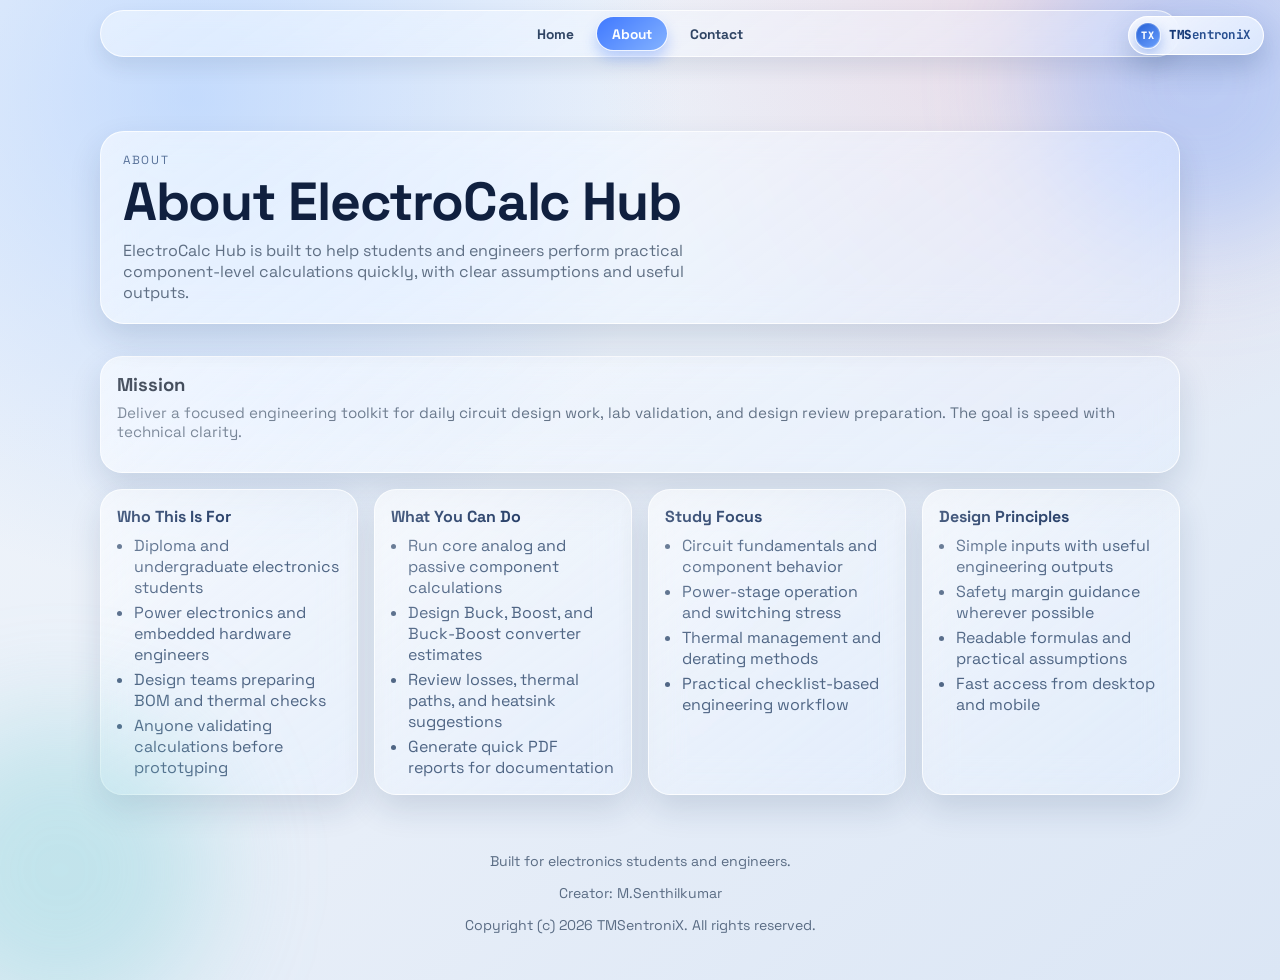
<file: about.html>
<!DOCTYPE html>
<html lang="en">
<head>
  <meta charset="UTF-8">
  <meta name="viewport" content="width=device-width, initial-scale=1.0">
  <title>About | ElectroCalc Hub</title>
  <meta name="description" content="About ElectroCalc Hub, study resources, and engineering design philosophy.">
  <link rel="preconnect" href="https://fonts.googleapis.com">
  <link rel="preconnect" href="https://fonts.gstatic.com" crossorigin>
  <link href="https://fonts.googleapis.com/css2?family=Space+Grotesk:wght@400;500;700&family=JetBrains+Mono:wght@400;600&display=swap" rel="stylesheet">
  <link rel="stylesheet" href="styles.css">
</head>
<body>
  <nav class="site-nav" aria-label="Site navigation">
    <div class="site-nav__inner">
      <a class="site-link" href="index.html">Home</a>
      <a class="site-link is-active" href="about.html">About</a>
      <a class="site-link" href="contact.html">Contact</a>
    </div>
  </nav>

  <header class="hero">
    <a class="creator-logo" href="index.html" aria-label="TMSentroniX home">
      <span class="logo-badge" aria-hidden="true">TX</span>
      <span class="logo-text"><span class="logo-tms">TMS</span><span class="logo-ent">entroniX</span></span>
    </a>
    <div class="hero__inner">
      <p class="eyebrow">About</p>
      <h1>About ElectroCalc Hub</h1>
      <p class="hero__text">
        ElectroCalc Hub is built to help students and engineers perform practical
        component-level calculations quickly, with clear assumptions and useful outputs.
      </p>
    </div>
  </header>

  <main class="study-shell">
    <section class="card">
      <h2>Mission</h2>
      <p>
        Deliver a focused engineering toolkit for daily circuit design work, lab validation,
        and design review preparation. The goal is speed with technical clarity.
      </p>
    </section>

    <div class="study-grid">
      <section class="card study-card">
        <h3>Who This Is For</h3>
        <ul>
          <li>Diploma and undergraduate electronics students</li>
          <li>Power electronics and embedded hardware engineers</li>
          <li>Design teams preparing BOM and thermal checks</li>
          <li>Anyone validating calculations before prototyping</li>
        </ul>
      </section>

      <section class="card study-card">
        <h3>What You Can Do</h3>
        <ul>
          <li>Run core analog and passive component calculations</li>
          <li>Design Buck, Boost, and Buck-Boost converter estimates</li>
          <li>Review losses, thermal paths, and heatsink suggestions</li>
          <li>Generate quick PDF reports for documentation</li>
        </ul>
      </section>

      <section class="card study-card">
        <h3>Study Focus</h3>
        <ul>
          <li>Circuit fundamentals and component behavior</li>
          <li>Power-stage operation and switching stress</li>
          <li>Thermal management and derating methods</li>
          <li>Practical checklist-based engineering workflow</li>
        </ul>
      </section>

      <section class="card study-card">
        <h3>Design Principles</h3>
        <ul>
          <li>Simple inputs with useful engineering outputs</li>
          <li>Safety margin guidance wherever possible</li>
          <li>Readable formulas and practical assumptions</li>
          <li>Fast access from desktop and mobile</li>
        </ul>
      </section>
    </div>
  </main>

  <footer class="footer">
    <p>Built for electronics students and engineers.</p>
    <p>Creator: M.Senthilkumar</p>
    <p>Copyright (c) 2026 TMSentroniX. All rights reserved.</p>
  </footer>
</body>
</html>
</file>
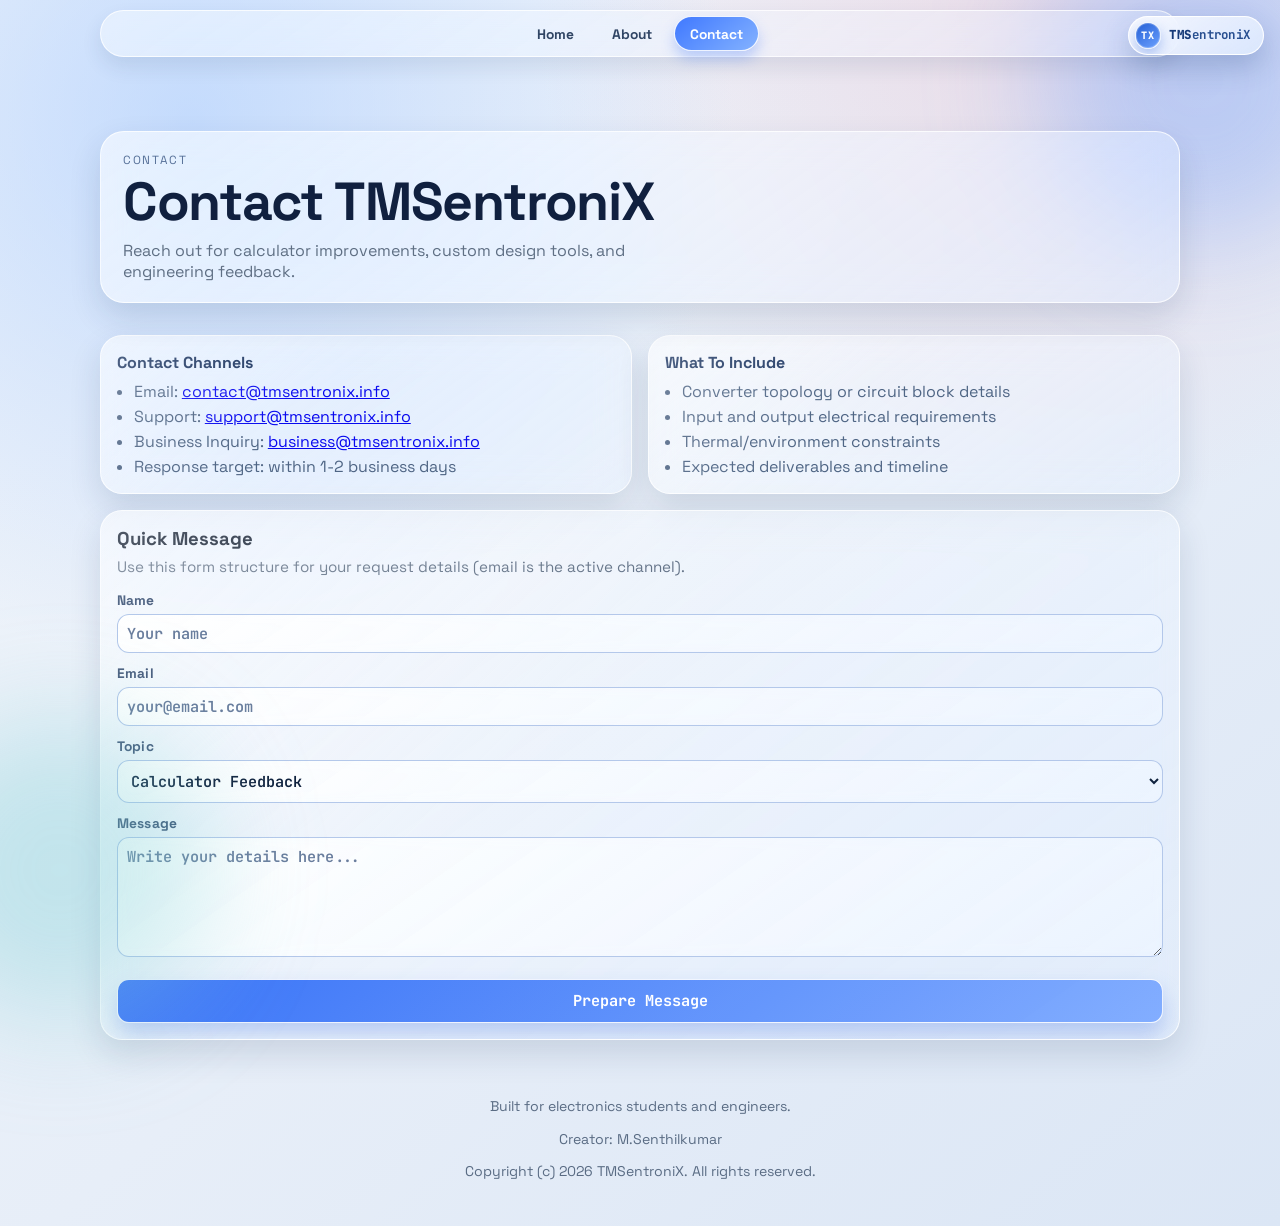
<file: contact.html>
<!DOCTYPE html>
<html lang="en">
<head>
  <meta charset="UTF-8">
  <meta name="viewport" content="width=device-width, initial-scale=1.0">
  <title>Contact | ElectroCalc Hub</title>
  <meta name="description" content="Contact page for ElectroCalc Hub and TMSentroniX.">
  <link rel="preconnect" href="https://fonts.googleapis.com">
  <link rel="preconnect" href="https://fonts.gstatic.com" crossorigin>
  <link href="https://fonts.googleapis.com/css2?family=Space+Grotesk:wght@400;500;700&family=JetBrains+Mono:wght@400;600&display=swap" rel="stylesheet">
  <link rel="stylesheet" href="styles.css">
</head>
<body>
  <nav class="site-nav" aria-label="Site navigation">
    <div class="site-nav__inner">
      <a class="site-link" href="index.html">Home</a>
      <a class="site-link" href="about.html">About</a>
      <a class="site-link is-active" href="contact.html">Contact</a>
    </div>
  </nav>

  <header class="hero">
    <a class="creator-logo" href="index.html" aria-label="TMSentroniX home">
      <span class="logo-badge" aria-hidden="true">TX</span>
      <span class="logo-text"><span class="logo-tms">TMS</span><span class="logo-ent">entroniX</span></span>
    </a>
    <div class="hero__inner">
      <p class="eyebrow">Contact</p>
      <h1>Contact TMSentroniX</h1>
      <p class="hero__text">
        Reach out for calculator improvements, custom design tools, and engineering feedback.
      </p>
    </div>
  </header>

  <main class="study-shell">
    <div class="study-grid">
      <section class="card study-card">
        <h3>Contact Channels</h3>
        <ul>
          <li>Email: <a href="mailto:contact@tmsentronix.info">contact@tmsentronix.info</a></li>
          <li>Support: <a href="mailto:support@tmsentronix.info">support@tmsentronix.info</a></li>
          <li>Business Inquiry: <a href="mailto:business@tmsentronix.info">business@tmsentronix.info</a></li>
          <li>Response target: within 1-2 business days</li>
        </ul>
      </section>

      <section class="card study-card">
        <h3>What To Include</h3>
        <ul>
          <li>Converter topology or circuit block details</li>
          <li>Input and output electrical requirements</li>
          <li>Thermal/environment constraints</li>
          <li>Expected deliverables and timeline</li>
        </ul>
      </section>
    </div>

    <section class="card">
      <h2>Quick Message</h2>
      <p>Use this form structure for your request details (email is the active channel).</p>
      <div class="form-row">
        <label for="c-name">Name</label>
        <input id="c-name" type="text" placeholder="Your name">
      </div>
      <div class="form-row">
        <label for="c-email">Email</label>
        <input id="c-email" type="email" placeholder="your@email.com">
      </div>
      <div class="form-row">
        <label for="c-topic">Topic</label>
        <select id="c-topic">
          <option>Calculator Feedback</option>
          <option>Custom Design Tool</option>
          <option>Bug Report</option>
          <option>Partnership</option>
        </select>
      </div>
      <div class="form-row">
        <label for="c-message">Message</label>
        <textarea id="c-message" placeholder="Write your details here..."></textarea>
      </div>
      <button type="button">Prepare Message</button>
    </section>
  </main>

  <footer class="footer">
    <p>Built for electronics students and engineers.</p>
    <p>Creator: M.Senthilkumar</p>
    <p>Copyright (c) 2026 TMSentroniX. All rights reserved.</p>
  </footer>
</body>
</html>
</file>
<file: styles.css>
:root {
  --bg-1: #f2f6fb;
  --bg-2: #e7eef8;
  --bg-3: #dbe6f5;
  --ink: #142033;
  --ink-soft: #5f6f84;
  --accent: #2f6cf7;
  --accent-soft: #7ca9ff;
  --accent-deep: #224fb4;
  --ok: #1a7f4f;
  --warn: #b03030;
  --ring: #2f6cf7;
  --glass: rgba(255, 255, 255, 0.44);
  --glass-strong: rgba(255, 255, 255, 0.6);
  --line: rgba(255, 255, 255, 0.78);
  --shadow-soft: 0 14px 32px rgba(24, 48, 90, 0.14);
  --shadow-strong: 0 24px 68px rgba(24, 48, 90, 0.2);
  --radius: 22px;
}

* {
  box-sizing: border-box;
}

body {
  margin: 0;
  font-family: "Space Grotesk", sans-serif;
  color: var(--ink);
  background:
    radial-gradient(circle at 15% 10%, rgba(160, 198, 255, 0.55) 0%, rgba(160, 198, 255, 0) 35%),
    radial-gradient(circle at 82% 0%, rgba(230, 170, 190, 0.3) 0%, rgba(230, 170, 190, 0) 32%),
    linear-gradient(140deg, var(--bg-1) 0%, var(--bg-2) 55%, var(--bg-3) 100%);
  min-height: 100vh;
  position: relative;
}

.site-nav {
  position: sticky;
  top: 0;
  z-index: 72;
  padding: 0.6rem 1rem 0.2rem;
}

.site-nav__inner {
  width: min(1080px, 100%);
  margin: 0 auto;
  padding: 0.36rem;
  display: flex;
  align-items: center;
  justify-content: center;
  gap: 0.4rem;
  border-radius: 999px;
  border: 1px solid var(--line);
  background: linear-gradient(145deg, rgba(255, 255, 255, 0.46), rgba(235, 244, 255, 0.35));
  box-shadow: 0 10px 20px rgba(36, 61, 102, 0.11);
  backdrop-filter: blur(11px) saturate(1.16);
  -webkit-backdrop-filter: blur(11px) saturate(1.16);
}

.site-link {
  padding: 0.45rem 0.92rem;
  border-radius: 999px;
  border: 1px solid transparent;
  color: #304564;
  font-size: 0.86rem;
  font-weight: 700;
  text-decoration: none;
  transition: transform 0.18s ease, background-color 0.18s ease, color 0.18s ease;
}

.site-link:hover {
  transform: translateY(-1px);
  background: rgba(195, 217, 252, 0.4);
}

.site-link.is-active {
  color: #fff;
  border-color: rgba(255, 255, 255, 0.9);
  background: linear-gradient(140deg, rgba(53, 113, 255, 0.95), rgba(125, 174, 255, 0.95));
  box-shadow: 0 8px 14px rgba(47, 107, 247, 0.28);
}

body::before,
body::after {
  content: "";
  position: fixed;
  pointer-events: none;
  border-radius: 999px;
  filter: blur(56px);
  z-index: 0;
}

body::before {
  width: 320px;
  height: 320px;
  top: -80px;
  right: -80px;
  background: rgba(104, 159, 255, 0.34);
}

body::after {
  width: 300px;
  height: 300px;
  bottom: -120px;
  left: -90px;
  background: rgba(117, 204, 210, 0.34);
}

.hero,
.site-nav,
.app-tabs,
.panel,
.footer {
  position: relative;
  z-index: 1;
}

.hero {
  padding: 4.4rem 1.25rem 2rem;
}

.hero__inner {
  margin: 0 auto;
  max-width: 1080px;
  padding: 1.25rem 1.35rem;
  border-radius: calc(var(--radius) + 2px);
  background: linear-gradient(145deg, rgba(255, 255, 255, 0.58), rgba(227, 239, 255, 0.4));
  border: 1px solid var(--line);
  box-shadow: var(--shadow-soft);
  backdrop-filter: blur(16px) saturate(1.24);
  -webkit-backdrop-filter: blur(16px) saturate(1.24);
}

.creator-logo {
  position: fixed;
  top: 1rem;
  right: 1rem;
  z-index: 80;
  display: inline-flex;
  align-items: center;
  justify-content: flex-start;
  gap: 0.5rem;
  min-height: 2.3rem;
  padding: 0.32rem 0.8rem 0.32rem 0.34rem;
  border-radius: 999px;
  border: 1px solid rgba(255, 255, 255, 0.95);
  background: linear-gradient(145deg, rgba(255, 255, 255, 0.82), rgba(229, 240, 255, 0.73));
  color: #12284b;
  text-decoration: none;
  letter-spacing: 0.03em;
  font-size: 0.78rem;
  font-weight: 700;
  font-family: "JetBrains Mono", monospace;
  box-shadow: 0 12px 28px rgba(35, 65, 120, 0.24);
  backdrop-filter: blur(14px) saturate(1.22);
  -webkit-backdrop-filter: blur(14px) saturate(1.22);
  overflow: hidden;
  transition: transform 0.22s ease, background-color 0.22s ease, box-shadow 0.22s ease;
}

.logo-badge {
  width: 1.65rem;
  height: 1.65rem;
  flex: 0 0 1.65rem;
  display: inline-flex;
  align-items: center;
  justify-content: center;
  border-radius: 999px;
  border: 1px solid rgba(255, 255, 255, 0.9);
  background: linear-gradient(145deg, #255fd5, #6ba1ff);
  color: #f8fbff;
  font-size: 0.64rem;
  font-weight: 800;
  box-shadow: inset 0 0 0 1px rgba(255, 255, 255, 0.22), 0 6px 13px rgba(37, 95, 213, 0.34);
  transition: transform 0.25s ease, box-shadow 0.25s ease;
}

.logo-text {
  display: inline-flex;
  align-items: baseline;
  gap: 0.02rem;
  line-height: 1;
}

.logo-tms {
  font-weight: 800;
  letter-spacing: 0.05em;
  color: #163a78;
}

.logo-ent {
  color: #284f90;
  font-weight: 700;
  letter-spacing: 0.02em;
  transition: letter-spacing 0.22s ease, color 0.22s ease;
}

.creator-logo:hover {
  transform: translateY(-2px) scale(1.015);
  box-shadow: 0 16px 34px rgba(35, 65, 120, 0.32);
}

.creator-logo:hover .logo-badge {
  transform: rotate(-6deg) scale(1.05);
  box-shadow: inset 0 0 0 1px rgba(255, 255, 255, 0.22), 0 8px 15px rgba(37, 95, 213, 0.44);
}

.creator-logo:hover .logo-ent {
  letter-spacing: 0.045em;
  color: #1f4485;
}

.eyebrow {
  margin: 0;
  text-transform: uppercase;
  letter-spacing: 0.12rem;
  font-size: 0.74rem;
  color: #577199;
}

h1 {
  margin: 0.35rem 0 0.65rem;
  font-size: clamp(2rem, 5vw, 3.35rem);
  line-height: 1.07;
  letter-spacing: -0.02em;
  color: #10203f;
}

.hero__text {
  margin: 0;
  max-width: 58ch;
  color: var(--ink-soft);
}

.app-tabs {
  width: min(1080px, calc(100% - 2rem));
  margin: 0 auto 1rem;
  padding: 0.42rem;
  display: flex;
  flex-wrap: wrap;
  gap: 0.5rem;
  border-radius: 999px;
  background: linear-gradient(145deg, rgba(255, 255, 255, 0.42), rgba(231, 241, 255, 0.34));
  border: 1px solid var(--line);
  box-shadow: var(--shadow-soft);
  backdrop-filter: blur(12px) saturate(1.2);
  -webkit-backdrop-filter: blur(12px) saturate(1.2);
}

.tab-btn {
  width: auto;
  border-radius: 999px;
  border: 1px solid transparent;
  background: transparent;
  color: #304564;
  font-family: "Space Grotesk", sans-serif;
  font-weight: 700;
  padding: 0.58rem 1.05rem;
  transition: transform 0.18s ease, background-color 0.18s ease, color 0.18s ease;
}

.tab-btn.is-active {
  border-color: rgba(255, 255, 255, 0.9);
  background: linear-gradient(140deg, rgba(53, 113, 255, 0.95), rgba(125, 174, 255, 0.95));
  color: #fff;
  box-shadow: 0 10px 18px rgba(47, 107, 247, 0.32);
}

.tab-btn:hover {
  transform: translateY(-1px);
}

.panel {
  display: none;
}

.panel.is-active {
  display: block;
}

.grid {
  width: min(1080px, calc(100% - 2rem));
  margin: 0 auto 2.2rem;
  display: grid;
  grid-template-columns: repeat(auto-fit, minmax(280px, 1fr));
  gap: 1rem;
}

.study-shell {
  width: min(1080px, calc(100% - 2rem));
  margin: 0 auto 2.2rem;
  display: grid;
  gap: 1rem;
}

.study-grid {
  display: grid;
  grid-template-columns: repeat(auto-fit, minmax(220px, 1fr));
  gap: 1rem;
}

.study-intro p {
  max-width: 72ch;
}

.study-card h3 {
  margin: 0;
  font-size: 1rem;
  color: #16305d;
}

.study-card ul {
  margin: 0.5rem 0 0;
  padding-left: 1.05rem;
  color: #496080;
}

.study-card li + li {
  margin-top: 0.25rem;
}

.study-card--wide {
  grid-column: 1 / -1;
}

.study-links {
  list-style: none;
  padding-left: 0;
}

.study-links li + li {
  margin-top: 0.38rem;
}

.study-links a {
  color: #1f4fa5;
  text-decoration: none;
  border-bottom: 1px solid rgba(31, 79, 165, 0.28);
  transition: color 0.16s ease, border-color 0.16s ease;
}

.study-links a:hover {
  color: #0f377c;
  border-color: rgba(15, 55, 124, 0.45);
}

.card {
  background: linear-gradient(145deg, rgba(255, 255, 255, 0.46), rgba(230, 241, 255, 0.32));
  color: var(--ink);
  border-radius: var(--radius);
  box-shadow: var(--shadow-soft);
  padding: 1rem;
  border: 1px solid var(--line);
  animation: reveal 420ms ease both;
  backdrop-filter: blur(16px) saturate(1.22);
  -webkit-backdrop-filter: blur(16px) saturate(1.22);
  transition: transform 0.22s ease, box-shadow 0.22s ease, border-color 0.22s ease;
  position: relative;
  overflow: hidden;
}

.card::before {
  content: "";
  position: absolute;
  inset: 0;
  pointer-events: none;
  background: linear-gradient(135deg, rgba(255, 255, 255, 0.32), rgba(255, 255, 255, 0.04) 40%);
  opacity: 0.8;
}

.card:hover {
  transform: translateY(-4px);
  box-shadow: var(--shadow-strong);
  border-color: rgba(176, 206, 252, 0.9);
}

.card:nth-child(2) {
  animation-delay: 70ms;
}

.card:nth-child(3) {
  animation-delay: 140ms;
}

.card:nth-child(4) {
  animation-delay: 210ms;
}

.card:nth-child(5) {
  animation-delay: 280ms;
}

.card:nth-child(6) {
  animation-delay: 350ms;
}

@keyframes reveal {
  from {
    opacity: 0;
    transform: translateY(10px) scale(0.99);
  }

  to {
    opacity: 1;
    transform: translateY(0) scale(1);
  }
}

h2 {
  margin: 0;
  font-size: 1.16rem;
}

.calc-title {
  display: flex;
  align-items: center;
  gap: 0.55rem;
  color: #10203f;
}

.calc-icon {
  width: 2rem;
  height: 2rem;
  flex: 0 0 2rem;
  border-radius: 12px;
  display: inline-flex;
  align-items: center;
  justify-content: center;
  color: #1f56cc;
  background: linear-gradient(145deg, rgba(255, 255, 255, 0.92), rgba(222, 236, 255, 0.76));
  border: 1px solid rgba(255, 255, 255, 0.9);
  box-shadow: 0 8px 18px rgba(53, 89, 158, 0.18);
  transition: transform 0.22s ease, box-shadow 0.22s ease;
}

.calc-icon svg {
  width: 1rem;
  height: 1rem;
}

.card:hover .calc-icon {
  transform: translateY(-1px) rotate(-4deg);
  box-shadow: 0 10px 20px rgba(53, 89, 158, 0.26);
}

.card > p {
  margin: 0.45rem 0 0.9rem;
  color: var(--ink-soft);
  font-size: 0.95rem;
}

.form-row {
  margin-bottom: 0.7rem;
}

label {
  display: block;
  margin-bottom: 0.32rem;
  font-size: 0.86rem;
  font-weight: 700;
  color: #233c63;
  letter-spacing: 0.01em;
}

input,
select,
textarea,
button {
  width: 100%;
  border-radius: 12px;
  border: 1px solid rgba(203, 218, 243, 0.95);
  font-size: 0.95rem;
  font-family: "JetBrains Mono", monospace;
}

input,
select,
textarea {
  padding: 0.56rem 0.58rem;
  color: #10223e;
  background: linear-gradient(145deg, rgba(255, 255, 255, 0.9), rgba(236, 244, 255, 0.82));
  border-color: rgba(176, 198, 233, 0.95);
  backdrop-filter: blur(6px);
  -webkit-backdrop-filter: blur(6px);
  font-weight: 600;
  line-height: 1.25;
}

input:focus,
select:focus,
textarea:focus,
button:focus {
  outline: 2px solid rgba(47, 108, 247, 0.58);
  outline-offset: 1px;
  box-shadow: 0 0 0 3px rgba(124, 169, 255, 0.26);
}

input:hover,
select:hover,
textarea:hover {
  border-color: rgba(113, 151, 216, 0.95);
}

input::placeholder,
textarea::placeholder {
  color: #6a7e9e;
  opacity: 1;
}

input[type="number"] {
  font-variant-numeric: tabular-nums;
}

textarea {
  resize: vertical;
  min-height: 120px;
}

button {
  margin-top: 0.35rem;
  border: 1px solid rgba(255, 255, 255, 0.9);
  background: linear-gradient(140deg, rgba(47, 108, 247, 0.98), rgba(124, 169, 255, 0.98));
  color: #fff;
  padding: 0.65rem 0.7rem;
  font-weight: 700;
  cursor: pointer;
  transition: transform 0.15s ease, filter 0.15s ease;
  box-shadow: 0 12px 22px rgba(42, 97, 219, 0.28);
}

button:hover {
  transform: translateY(-1px);
  filter: saturate(1.07);
}

.result {
  margin: 0.8rem 0 0;
  min-height: 1.4rem;
  font-family: "JetBrains Mono", monospace;
  color: var(--ok);
  line-height: 1.45;
  white-space: pre-line;
}

.result.error {
  color: var(--warn);
}

.dcdc-shell {
  width: min(1080px, calc(100% - 2rem));
  margin: 0 auto 2.2rem;
  display: grid;
  gap: 1rem;
}

.dcdc-intro p {
  max-width: 74ch;
}

.subtabs {
  display: flex;
  flex-wrap: wrap;
  gap: 0.55rem;
  padding: 0.4rem;
  border-radius: 999px;
  background: linear-gradient(145deg, rgba(255, 255, 255, 0.42), rgba(233, 243, 255, 0.34));
  border: 1px solid var(--line);
  box-shadow: var(--shadow-soft);
}

.subtab-btn {
  width: auto;
  border-radius: 999px;
  border: 1px solid transparent;
  background: transparent;
  color: #304564;
  font-family: "Space Grotesk", sans-serif;
  font-weight: 700;
  padding: 0.48rem 0.95rem;
  box-shadow: none;
  transition: transform 0.18s ease, background-color 0.18s ease;
}

.subtab-btn.is-active {
  border-color: rgba(255, 255, 255, 0.9);
  background: linear-gradient(140deg, rgba(47, 108, 247, 0.98), rgba(124, 169, 255, 0.98));
  color: #fff;
  box-shadow: 0 10px 18px rgba(47, 107, 247, 0.26);
}

.subtab-btn:hover {
  transform: translateY(-1px);
}

.dcdc-topology {
  display: none;
}

.dcdc-topology.is-active {
  display: block;
}

.dcdc-grid {
  display: grid;
  grid-template-columns: repeat(auto-fit, minmax(210px, 1fr));
  gap: 0.3rem 0.9rem;
}

.dcdc-span-all {
  grid-column: 1 / -1;
}

.dcdc-grid--nested {
  gap: 0.26rem 0.7rem;
}

.mosfet-group {
  margin-top: 0.18rem;
  padding: 0.68rem 0.72rem 0.5rem;
  border-radius: 14px;
  border: 1px solid rgba(255, 255, 255, 0.88);
  background: linear-gradient(145deg, rgba(255, 255, 255, 0.46), rgba(229, 240, 255, 0.34));
  box-shadow: inset 0 1px 0 rgba(255, 255, 255, 0.64), 0 10px 18px rgba(52, 78, 125, 0.12);
}

.mosfet-group h3 {
  margin: 0 0 0.5rem;
  font-size: 0.83rem;
  color: #1f457f;
  letter-spacing: 0.02em;
  text-transform: uppercase;
}

.action-row {
  margin-top: 0.8rem;
  display: grid;
  grid-template-columns: repeat(auto-fit, minmax(210px, 1fr));
  gap: 0.65rem;
}

.secondary-btn {
  background: linear-gradient(140deg, rgba(255, 255, 255, 0.85), rgba(236, 243, 255, 0.78));
  border: 1px solid rgba(255, 255, 255, 0.95);
  color: #1f3d72;
  box-shadow: 0 10px 18px rgba(54, 78, 121, 0.14);
}

.secondary-btn:hover {
  filter: brightness(1.02);
}

.result-panel {
  margin-top: 0.85rem;
  padding: 0.8rem;
  border-radius: 14px;
  border: 1px solid rgba(255, 255, 255, 0.86);
  background: linear-gradient(145deg, rgba(255, 255, 255, 0.46), rgba(231, 242, 255, 0.34));
}

.result-panel h3 {
  margin: 0;
  font-size: 0.95rem;
  color: #304564;
}

.loss-chart {
  margin-top: 0.6rem;
  display: grid;
  gap: 0.5rem;
}

.loss-row {
  display: grid;
  grid-template-columns: minmax(120px, 1fr) 2.6fr auto;
  align-items: center;
  gap: 0.55rem;
  border-radius: 10px;
  padding: 0.08rem 0.25rem;
  transition: background-color 0.18s ease;
}

.loss-row:hover {
  background: rgba(199, 217, 245, 0.26);
}

.loss-label {
  font-size: 0.77rem;
  color: #35537f;
}

.loss-track {
  height: 10px;
  border-radius: 999px;
  border: 1px solid rgba(255, 255, 255, 0.9);
  background: rgba(214, 226, 245, 0.55);
  overflow: hidden;
}

.loss-fill {
  height: 100%;
  width: 0;
  min-width: 2px;
  border-radius: inherit;
  transition: width 0.35s ease, background 0.3s ease;
}

.loss-fill.state-normal {
  background: linear-gradient(135deg, #2fa562, #7bd89e);
}

.loss-fill.state-medium {
  background: linear-gradient(135deg, #d39a2f, #f3cf6f);
}

.loss-fill.state-abnormal {
  background: linear-gradient(135deg, #d53b3b, #f17b7b);
}

.loss-value {
  font-family: "JetBrains Mono", monospace;
  font-size: 0.75rem;
  color: #1e3558;
  white-space: nowrap;
}

.loss-value.state-normal {
  color: #1d7a46;
}

.loss-value.state-medium {
  color: #946108;
}

.loss-value.state-abnormal {
  color: #a32d2d;
}

.loss-state {
  margin-top: 0.25rem;
  margin-bottom: 0.2rem;
  width: fit-content;
  padding: 0.22rem 0.58rem;
  border-radius: 999px;
  font-size: 0.73rem;
  font-weight: 700;
  border: 1px solid rgba(255, 255, 255, 0.85);
}

.loss-state.is-normal {
  background: rgba(78, 196, 126, 0.22);
  color: #176e3e;
}

.loss-state.is-medium {
  background: rgba(238, 186, 68, 0.24);
  color: #8f5f0a;
}

.loss-state.is-abnormal {
  background: rgba(230, 101, 101, 0.22);
  color: #8e2525;
}

.loss-legend {
  display: flex;
  flex-wrap: wrap;
  gap: 0.48rem;
  margin-bottom: 0.2rem;
}

.loss-legend-item {
  display: inline-flex;
  align-items: center;
  gap: 0.3rem;
  font-size: 0.7rem;
  color: #35537f;
}

.loss-dot {
  width: 10px;
  height: 10px;
  border-radius: 999px;
  border: 1px solid rgba(255, 255, 255, 0.86);
}

.loss-dot.normal {
  background: linear-gradient(135deg, #2fa562, #7bd89e);
}

.loss-dot.medium {
  background: linear-gradient(135deg, #d39a2f, #f3cf6f);
}

.loss-dot.abnormal {
  background: linear-gradient(135deg, #d53b3b, #f17b7b);
}

.resistor-extra.is-hidden {
  display: none;
}

.resistor-select {
  font-weight: 600;
  transition: filter 0.16s ease;
}

.resistor-select:hover {
  filter: brightness(1.03);
}

.resistor-preview {
  margin-top: 0.35rem;
  display: flex;
  align-items: center;
  gap: 0.5rem;
}

.resistor-lead {
  height: 2px;
  flex: 1;
  background: linear-gradient(90deg, rgba(140, 158, 182, 0.95), rgba(188, 200, 216, 0.95));
}

.resistor-body {
  min-height: 40px;
  min-width: 170px;
  padding: 0.42rem 0.68rem;
  border-radius: 999px;
  display: flex;
  align-items: stretch;
  gap: 0.22rem;
  background: linear-gradient(135deg, #f5e0bf, #e3c9a1);
  border: 1px solid rgba(168, 140, 101, 0.42);
  box-shadow: inset 0 1px 3px rgba(255, 255, 255, 0.38), 0 8px 14px rgba(72, 66, 48, 0.14);
}

.resistor-band {
  width: 12px;
  border-radius: 2px;
  border: 1px solid rgba(0, 0, 0, 0.23);
  box-shadow: inset 0 0 0 1px rgba(255, 255, 255, 0.16);
}

.resistor-band.is-tolerance {
  margin-left: 0.36rem;
}

.resistor-band.is-tempco {
  margin-left: 0.22rem;
}

.resistor-band.is-none {
  background:
    repeating-linear-gradient(
      135deg,
      rgba(247, 230, 196, 1) 0 3px,
      rgba(206, 183, 142, 1) 3px 6px
    ) !important;
  border-style: dashed;
}

.footer {
  text-align: center;
  color: #5a6c84;
  font-size: 0.88rem;
  padding: 0.5rem 1rem 2rem;
  position: relative;
  z-index: 1;
}

@media (max-width: 640px) {
  .site-nav {
    padding: 0.45rem 0.7rem 0.1rem;
  }

  .site-nav__inner {
    justify-content: stretch;
  }

  .site-link {
    flex: 1 1 0;
    text-align: center;
    padding: 0.4rem 0.6rem;
    font-size: 0.8rem;
  }

  .hero {
    padding: 4.9rem 1rem 1.8rem;
  }

  .hero__inner {
    padding: 1rem;
  }

  .creator-logo {
    top: 0.7rem;
    right: 0.7rem;
    font-size: 0.7rem;
    padding: 0.28rem 0.62rem 0.28rem 0.28rem;
    min-height: 2rem;
    gap: 0.38rem;
  }

  .logo-badge {
    width: 1.38rem;
    height: 1.38rem;
    flex-basis: 1.38rem;
    font-size: 0.56rem;
  }

  .logo-ent {
    letter-spacing: 0;
  }

  .tab-btn,
  .subtab-btn {
    flex: 1 1 100%;
    text-align: center;
  }

  .action-row {
    grid-template-columns: 1fr;
  }

  .loss-row {
    grid-template-columns: 1fr;
    gap: 0.35rem;
  }

  .loss-value {
    justify-self: end;
  }

  .resistor-body {
    min-width: 146px;
  }
}
</file>
